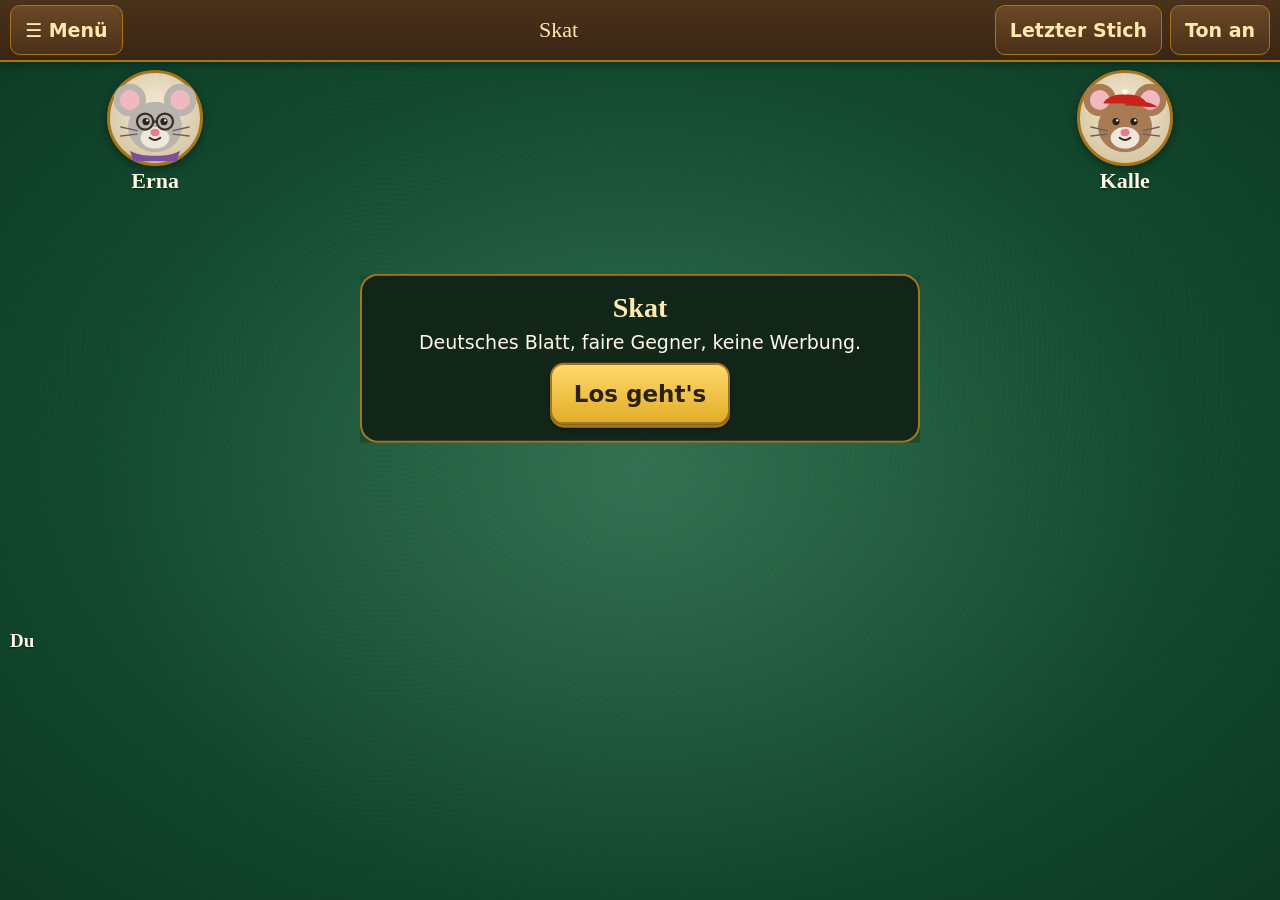
<file: index.html>
<!doctype html>
<html lang="de">
<head>
  <meta charset="utf-8">
  <meta name="viewport" content="width=device-width, initial-scale=1, viewport-fit=cover, user-scalable=no">
  <meta name="theme-color" content="#123d26">
  <meta name="description" content="Skat mit deutschem Blatt gegen faire Computergegner. Ohne Werbung, ohne Konto, offline spielbar.">
  <link rel="manifest" href="manifest.webmanifest">
  <link rel="icon" href="icons/icon.svg" type="image/svg+xml">
  <link rel="apple-touch-icon" href="icons/icon-192.png">
  <title>Skat</title>
  <link rel="stylesheet" href="css/style.css">
</head>
<body>
  <div id="app">
    <header id="topbar">
      <button id="btn-menu" class="tb" type="button">☰ Menü</button>
      <div id="status" aria-live="polite"></div>
      <button id="btn-last" class="tb" type="button">Letzter Stich</button>
      <button id="btn-sound" class="tb" type="button">Ton an</button>
    </header>
    <section id="seat-1" class="seat left"></section>
    <section id="seat-2" class="seat right"></section>
    <div id="ouvert"></div>
    <div id="table">
      <div id="trick"></div>
      <div id="panel"></div>
    </div>
    <div id="me-label"></div>
    <div id="hand"></div>
  </div>
  <div id="rotate">
    <div class="rotate-box">
      <div class="rotate-phone"></div>
      <p>Bitte das Handy quer halten.</p>
    </div>
  </div>
  <div id="modal" hidden></div>
  <noscript>Für Skat muss JavaScript eingeschaltet sein.</noscript>
  <script type="module" src="js/app.js"></script>
</body>
</html>
</file>
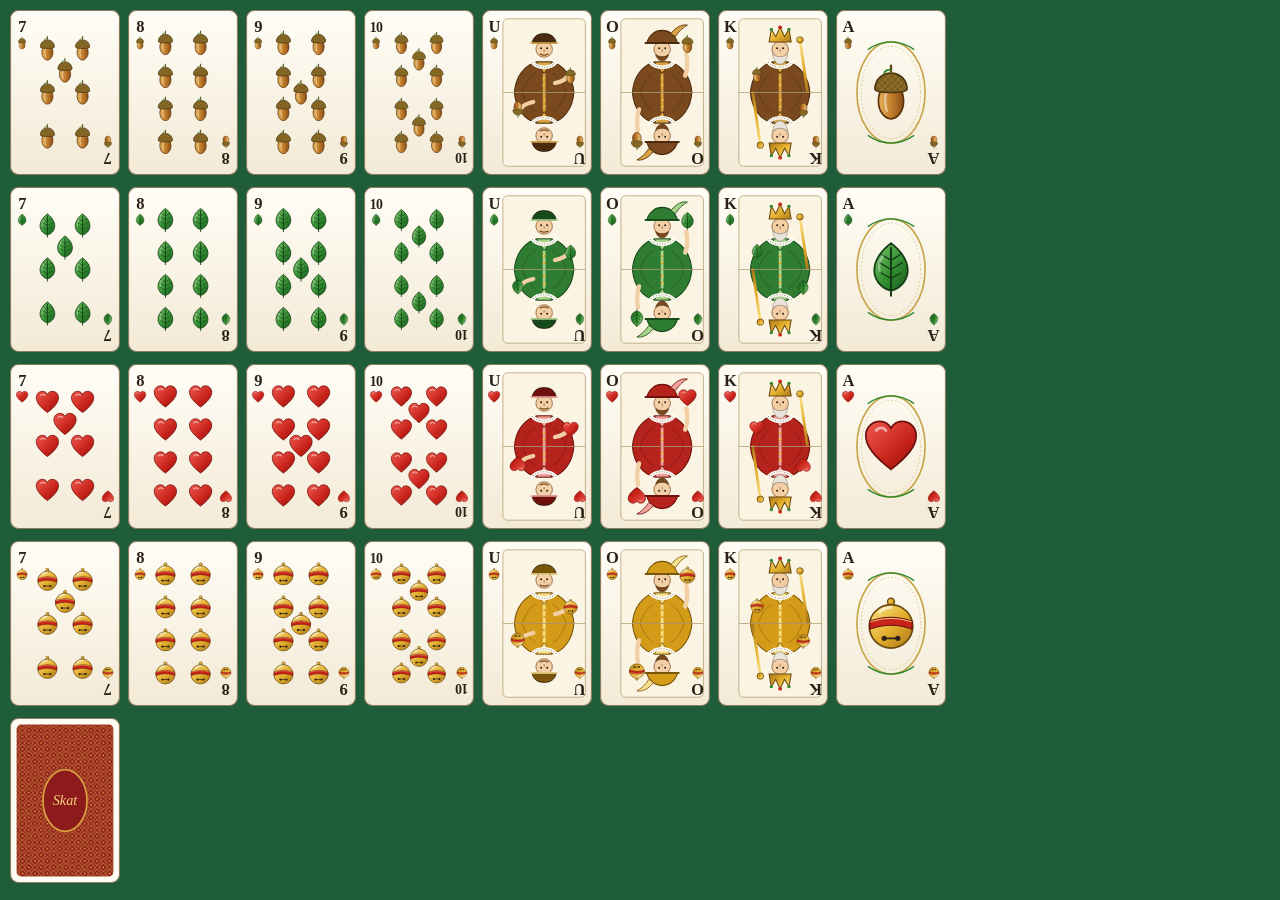
<file: test/cards.html>
<!doctype html><meta charset="utf-8"><body style="background:#1f5c3a;margin:10px">
<div id="d" style="display:grid;grid-template-columns:repeat(8,110px);gap:8px"></div>
<script type="module">
import { defsSVG, cardSVG, backSVG } from '../js/cards-svg.js';
document.body.insertAdjacentHTML('afterbegin', defsSVG());
let h=''; for (let c=0;c<32;c++) h += `<div style="width:110px">${cardSVG(c)}</div>`; h+= `<div style="width:110px">${backSVG()}</div>`;
document.getElementById('d').innerHTML = h;
document.querySelectorAll('svg.card').forEach(s=>s.style.width='110px');
</script>
</file>
<file: css/style.css>
:root {
  --felt: #1d6340;
  --felt-dark: #0d3a24;
  --wood: #3a2614;
  --wood-light: #5a3b1e;
  --gold: #e7b53c;
  --gold-dark: #a8761a;
  --cream: #fff8e7;
  --ink: #2b2118;
  --red: #c8231b;
  --bar: clamp(42px, 11vh, 62px);
  --ch: 130px;
  --tch: 100px;
  --font: system-ui, -apple-system, "Segoe UI", Roboto, "Helvetica Neue", Arial, sans-serif;
  --serif: Georgia, "Times New Roman", serif;
}

* { box-sizing: border-box; -webkit-tap-highlight-color: transparent; }

html, body {
  margin: 0;
  height: 100%;
  overflow: hidden;
  background: var(--felt-dark);
  color: var(--cream);
  font-family: var(--font);
  -webkit-user-select: none;
  user-select: none;
  touch-action: manipulation;
}

#app {
  position: fixed;
  inset: 0;
  background:
    radial-gradient(ellipse at 50% 55%, rgba(255,255,255,.10), transparent 60%),
    repeating-radial-gradient(circle at 30% 40%, rgba(0,0,0,.035) 0 2px, transparent 2px 5px),
    radial-gradient(ellipse at center, var(--felt), var(--felt-dark));
}

button {
  font: inherit;
  color: inherit;
  cursor: pointer;
}

/* Kopfzeile */
#topbar {
  position: absolute;
  inset: 0 0 auto 0;
  height: var(--bar);
  display: flex;
  align-items: center;
  gap: 8px;
  padding: 0 max(10px, env(safe-area-inset-right)) 0 max(10px, env(safe-area-inset-left));
  background: linear-gradient(#4a311a, var(--wood));
  border-bottom: 2px solid var(--gold-dark);
  box-shadow: 0 2px 10px rgba(0,0,0,.35);
  z-index: 20;
}
.tb {
  flex: none;
  height: calc(var(--bar) - 12px);
  padding: 0 14px;
  border-radius: 10px;
  border: 1.5px solid var(--gold-dark);
  background: linear-gradient(#6a4824, #4a311a);
  color: #ffe9b0;
  font-size: clamp(14px, 3.6vh, 19px);
  font-weight: 600;
}
.tb:disabled { opacity: .35; }
#status {
  flex: 1;
  min-width: 0;
  text-align: center;
  font-family: var(--serif);
  font-size: clamp(15px, 4.4vh, 22px);
  color: #ffe9b0;
  white-space: nowrap;
  overflow: hidden;
  text-overflow: ellipsis;
}
#status .bock { color: #ff9c8f; font-weight: 700; }

/* Plätze der Gegner */
.seat {
  position: absolute;
  top: calc(var(--bar) + 8px);
  width: 23vw;
  display: flex;
  flex-direction: column;
  align-items: center;
  gap: 2px;
  z-index: 5;
}
.seat.left { left: max(8px, env(safe-area-inset-left)); }
.seat.right { right: max(8px, env(safe-area-inset-right)); }
.avatar {
  position: relative;
  width: clamp(54px, 19vh, 96px);
  height: clamp(54px, 19vh, 96px);
  border-radius: 50%;
  background: radial-gradient(circle at 50% 40%, #f6ecd6, #cdbb94);
  border: 3px solid var(--gold-dark);
  box-shadow: 0 3px 10px rgba(0,0,0,.4);
  transition: box-shadow .2s, border-color .2s;
}
.avatar svg { width: 100%; height: 100%; }
.seat.turn .avatar { border-color: #ffe08a; box-shadow: 0 0 0 4px rgba(255,224,138,.55), 0 3px 10px rgba(0,0,0,.4); }
.seat .name {
  font-family: var(--serif);
  font-size: clamp(15px, 4.6vh, 22px);
  font-weight: 700;
  text-shadow: 0 1px 2px rgba(0,0,0,.6);
}
.seat .role {
  font-size: clamp(12px, 3.4vh, 16px);
  padding: 1px 10px;
  border-radius: 999px;
  background: rgba(0,0,0,.35);
  color: #ffe9b0;
  min-height: 1.4em;
}
.seat .role:empty { visibility: hidden; }
.seat .thinking { font-size: clamp(12px, 3.2vh, 15px); color: #d8ead9; min-height: 1.3em; font-style: italic; }

.bubble {
  position: absolute;
  top: calc(clamp(54px, 19vh, 96px) * .1);
  max-width: 34vw;
  width: max-content;
  padding: 8px 12px;
  border-radius: 14px;
  background: var(--cream);
  color: var(--ink);
  font-size: clamp(14px, 4vh, 19px);
  font-weight: 600;
  line-height: 1.25;
  box-shadow: 0 4px 12px rgba(0,0,0,.35);
  z-index: 30;
  animation: pop .18s ease-out;
}
.seat.left .bubble { left: calc(50% + clamp(54px, 19vh, 96px) * .55); }
.seat.right .bubble { right: calc(50% + clamp(54px, 19vh, 96px) * .55); }
.bubble.say { background: #ffe9b0; font-size: clamp(16px, 4.8vh, 24px); }
@keyframes pop { from { transform: scale(.7); opacity: 0; } to { transform: scale(1); opacity: 1; } }

/* Tisch und Stich */
#table {
  position: absolute;
  top: var(--bar);
  left: 0;
  right: 0;
  bottom: calc(var(--ch) + 16px);
}
#app.nohand #table { bottom: 6px; }
#app.ouvert #table { top: calc(var(--bar) + var(--tch) * .62); }
#ouvert {
  position: absolute;
  top: calc(var(--bar) + 4px);
  left: 25vw;
  right: 25vw;
  height: calc(var(--tch) * .56);
  display: flex;
  justify-content: center;
  align-items: flex-start;
  gap: 6px;
  z-index: 4;
}
#ouvert:empty { display: none; }
#ouvert .lbl { align-self: center; font-size: clamp(12px, 3.4vh, 16px); color: #ffe9b0; white-space: nowrap; }
#ouvert .cards { display: flex; height: 100%; }
#ouvert .cards svg.card { flex: none; height: 100%; width: auto; margin-left: calc(var(--tch) * -.18); filter: drop-shadow(0 1px 2px rgba(0,0,0,.4)); }
#ouvert .cards svg.card:first-child { margin-left: 0; }
#trick { position: absolute; inset: 0; }
.tc {
  position: absolute;
  width: calc(var(--tch) * 2 / 3);
  height: var(--tch);
  left: 50%;
  top: 50%;
  filter: drop-shadow(0 3px 5px rgba(0,0,0,.45));
  transition: transform .25s ease-out, opacity .25s;
}
.tc > svg { width: 100%; height: 100%; display: block; }
.tc.p0 { transform: translate(-50%, -30%) rotate(2deg); z-index: 3; }
.tc.p1 { transform: translate(-115%, -62%) rotate(-8deg); }
.tc.p2 { transform: translate(15%, -62%) rotate(7deg); }
.tc.in.p0 { animation: in0 .22s ease-out; }
.tc.in.p1 { animation: in1 .22s ease-out; }
.tc.in.p2 { animation: in2 .22s ease-out; }
@keyframes in0 { from { transform: translate(-50%, 60%); opacity: .3; } }
@keyframes in1 { from { transform: translate(-260%, -70%); opacity: .3; } }
@keyframes in2 { from { transform: translate(160%, -70%); opacity: .3; } }
.tc.out { opacity: 0; }

/* Mittelfeld für Reizen, Ansagen, Ergebnis */
#panel {
  position: absolute;
  left: 50%;
  top: 50%;
  transform: translate(-50%, -50%);
  width: min(52vw, 560px);
  max-height: calc(100% - 10px);
  overflow: auto;
  z-index: 10;
}
#panel:empty { display: none; }
.box {
  background: rgba(15, 30, 20, .88);
  border: 2px solid var(--gold-dark);
  border-radius: 18px;
  padding: clamp(8px, 2.6vh, 16px) clamp(10px, 2vw, 18px);
  text-align: center;
  box-shadow: 0 8px 24px rgba(0,0,0,.45);
}
.box h2 {
  margin: 0 0 6px;
  font-family: var(--serif);
  font-size: clamp(18px, 5.6vh, 28px);
  color: #ffe9b0;
}
.box p { margin: 4px 0; font-size: clamp(14px, 4vh, 19px); line-height: 1.3; }
.box .small { font-size: clamp(12px, 3.4vh, 16px); color: #cfe3d3; }
.row { display: flex; gap: 10px; justify-content: center; flex-wrap: wrap; margin-top: 8px; }
.btn {
  min-height: clamp(44px, 12vh, 62px);
  min-width: clamp(110px, 18vw, 180px);
  padding: 4px 18px;
  border-radius: 14px;
  border: 2px solid var(--gold-dark);
  background: linear-gradient(#fff8e7, #f0dfb6);
  color: var(--ink);
  font-size: clamp(16px, 4.8vh, 23px);
  font-weight: 700;
  box-shadow: 0 3px 0 var(--gold-dark), 0 5px 10px rgba(0,0,0,.3);
}
.btn:active { transform: translateY(2px); box-shadow: 0 1px 0 var(--gold-dark); }
.btn.primary { background: linear-gradient(#ffd96a, #e2ad2a); }
.btn.quiet { background: linear-gradient(#e8e2d4, #cfc6b2); }
.btn:disabled { opacity: .45; transform: none; }
.bids { display: flex; justify-content: center; gap: 16px; margin-bottom: 4px; font-size: clamp(13px, 3.6vh, 17px); color: #cfe3d3; }
.bids b { color: #fff; }

.games { display: grid; grid-template-columns: repeat(6, 1fr); gap: 6px; margin: 4px 0; }
.game {
  display: flex;
  flex-direction: column;
  align-items: center;
  justify-content: center;
  gap: 1px;
  padding: 3px 2px;
  min-height: clamp(48px, 15vh, 76px);
  border-radius: 12px;
  border: 2px solid #8c7b5e;
  background: var(--cream);
  color: var(--ink);
  font-size: clamp(15px, 4.4vh, 21px);
  font-weight: 700;
  line-height: 1.05;
}
.game small { display: block; font-size: .7em; font-weight: 600; color: #6b5f55; }
.game.on { border-color: var(--gold); background: #ffe9a8; box-shadow: 0 0 0 3px rgba(231,181,60,.6); }
.game:disabled { opacity: .4; }
.game .suit-icon { width: 1.3em; height: 1.3em; flex: none; }
.game .noicon { height: 1.3em; }
.box.wide { width: min(66vw, 680px); }
#panel:has(.wide) { width: min(66vw, 680px); }
.box.compact h2 { margin-bottom: 2px; }
.box.compact .row { margin-top: 4px; align-items: center; }
.box.compact .btn { min-height: clamp(40px, 11vh, 58px); }
.opts { display: flex; justify-content: center; gap: 8px; flex-wrap: wrap; }
.opt {
  padding: 6px 12px;
  border-radius: 999px;
  border: 2px solid #8c7b5e;
  background: rgba(255,255,255,.12);
  color: var(--cream);
  font-size: clamp(13px, 3.8vh, 18px);
  font-weight: 600;
}
.opt.on { background: var(--gold); color: var(--ink); border-color: var(--gold); }
.opt:disabled { opacity: .35; }
.warn { color: #ffb4a8; font-weight: 600; }

/* Eigene Hand */
#hand {
  position: absolute;
  left: 0;
  right: 0;
  bottom: 0;
  height: calc(var(--ch) + 16px);
  z-index: 8;
}
.hc {
  position: absolute;
  bottom: 6px;
  width: calc(var(--ch) * 2 / 3);
  height: var(--ch);
  transition: transform .14s ease-out, filter .14s;
  filter: drop-shadow(-2px 2px 3px rgba(0,0,0,.4));
}
.hc > svg { width: 100%; height: 100%; display: block; }
.hc.sel { transform: translateY(-16%); }
.hc.mark { transform: translateY(-16%); }
.hc.mark::after {
  content: '';
  position: absolute;
  inset: 0;
  border-radius: 7%;
  box-shadow: inset 0 0 0 4px var(--gold);
}
.hc.dim { filter: grayscale(.85) brightness(.62) drop-shadow(-2px 2px 3px rgba(0,0,0,.4)); }
.hc.new { animation: newcard 1.4s ease-out; }
@keyframes newcard { 0%, 60% { transform: translateY(-22%); } 100% { transform: none; } }
#me-label {
  position: absolute;
  left: max(10px, env(safe-area-inset-left));
  bottom: calc(var(--ch) + 18px);
  font-family: var(--serif);
  font-weight: 700;
  font-size: clamp(14px, 4vh, 19px);
  text-shadow: 0 1px 2px rgba(0,0,0,.6);
  z-index: 9;
}
#me-label .role { margin-left: 6px; font-family: var(--font); font-weight: 600; font-size: .85em; padding: 1px 10px; border-radius: 999px; background: rgba(0,0,0,.35); color: #ffe9b0; }
#me-label.turn::before { content: '▶ '; color: #ffe08a; }

/* Dialoge */
#modal {
  position: fixed;
  inset: 0;
  z-index: 50;
  display: flex;
  align-items: center;
  justify-content: center;
  background: rgba(0,0,0,.55);
  padding: 10px;
}
#modal[hidden] { display: none; }
.sheet {
  width: min(94vw, 760px);
  max-height: calc(100dvh - 20px);
  overflow: auto;
  background: var(--cream);
  color: var(--ink);
  border-radius: 18px;
  padding: 14px 18px 18px;
  box-shadow: 0 10px 40px rgba(0,0,0,.5);
  -webkit-user-select: text;
  user-select: text;
}
.sheet h2 { margin: 0 0 8px; font-family: var(--serif); font-size: clamp(20px, 5.6vh, 28px); }
.sheet h3 { margin: 14px 0 6px; font-family: var(--serif); font-size: clamp(17px, 4.6vh, 22px); border-bottom: 1px solid #d8c9a6; padding-bottom: 3px; }
.sheet p { font-size: clamp(15px, 4.2vh, 19px); line-height: 1.4; margin: 6px 0; }
.sheet .btn { box-shadow: 0 3px 0 #a08b5f; }
.sheet .close-row { display: flex; justify-content: flex-end; gap: 10px; margin-top: 12px; }
.menu-list { display: grid; grid-template-columns: 1fr 1fr; gap: 10px; }
.menu-list .btn { width: 100%; }
.set {
  display: flex;
  align-items: center;
  gap: 10px;
  padding: 7px 0;
  border-bottom: 1px solid #eadfc4;
  font-size: clamp(15px, 4.2vh, 19px);
}
.set .lbl { flex: 0 1 auto; font-weight: 600; }
.set > .seg, .set > .switch { margin-left: auto; }
.set.sub .lbl { padding-left: 22px; font-weight: 500; }
.info {
  flex: none;
  width: 36px;
  height: 36px;
  border-radius: 50%;
  border: 2px solid #8c7b5e;
  background: #fff;
  color: #6b4a10;
  font-family: var(--serif);
  font-weight: 700;
  font-style: italic;
  font-size: 19px;
}
.seg { display: flex; border: 2px solid #8c7b5e; border-radius: 12px; overflow: hidden; flex-wrap: wrap; }
.seg button {
  border: 0;
  border-left: 1px solid #c9b88f;
  background: #fff;
  padding: 8px 12px;
  font-weight: 600;
  font-size: clamp(14px, 3.9vh, 18px);
  color: var(--ink);
}
.seg button:first-child { border-left: 0; }
.seg button.on { background: var(--gold); }
.switch {
  flex: none;
  width: 64px;
  height: 36px;
  border-radius: 999px;
  border: 2px solid #8c7b5e;
  background: #ddd3bf;
  position: relative;
}
.switch::after {
  content: '';
  position: absolute;
  top: 3px;
  left: 3px;
  width: 26px;
  height: 26px;
  border-radius: 50%;
  background: #fff;
  box-shadow: 0 1px 3px rgba(0,0,0,.35);
  transition: left .15s;
}
.switch.on { background: #3f9a52; border-color: #2c6e3a; }
.switch.on::after { left: 31px; }
.list { width: 100%; border-collapse: collapse; font-size: clamp(14px, 4vh, 18px); }
.list th, .list td { padding: 5px 8px; border-bottom: 1px solid #eadfc4; text-align: right; }
.list th:nth-child(2), .list td:nth-child(2) { text-align: left; }
.list tfoot td { font-weight: 800; border-top: 2px solid var(--ink); }
.list .neg { color: var(--red); }
.list .bock { color: var(--red); font-size: .8em; }
.mini-cards { display: flex; gap: 6px; justify-content: center; margin: 8px 0; }
.mini-cards svg.card { height: clamp(56px, 18vh, 120px); width: auto; }
.result { display: flex; gap: 14px; align-items: center; text-align: left; }
.result .txt { flex: 1; }
.result .mini-cards { flex-direction: column; align-items: center; margin: 0; }
.result .mini-cards > div { display: flex; gap: 4px; }
.share-url { word-break: break-all; background: #fff; border: 1px solid #c9b88f; border-radius: 8px; padding: 8px; font-size: 15px; }

/* Hochkant-Hinweis */
#rotate { display: none; }
@media (orientation: portrait) and (max-width: 900px) {
  #rotate {
    display: flex;
    position: fixed;
    inset: 0;
    z-index: 100;
    align-items: center;
    justify-content: center;
    background: var(--felt-dark);
    color: var(--cream);
    text-align: center;
    font-size: 24px;
    font-family: var(--serif);
  }
  .rotate-phone {
    width: 70px;
    height: 120px;
    margin: 0 auto 24px;
    border: 5px solid var(--gold);
    border-radius: 14px;
    animation: turn 2.2s ease-in-out infinite;
  }
  @keyframes turn { 0%, 30% { transform: rotate(0); } 60%, 100% { transform: rotate(-90deg); } }
}
</file>
